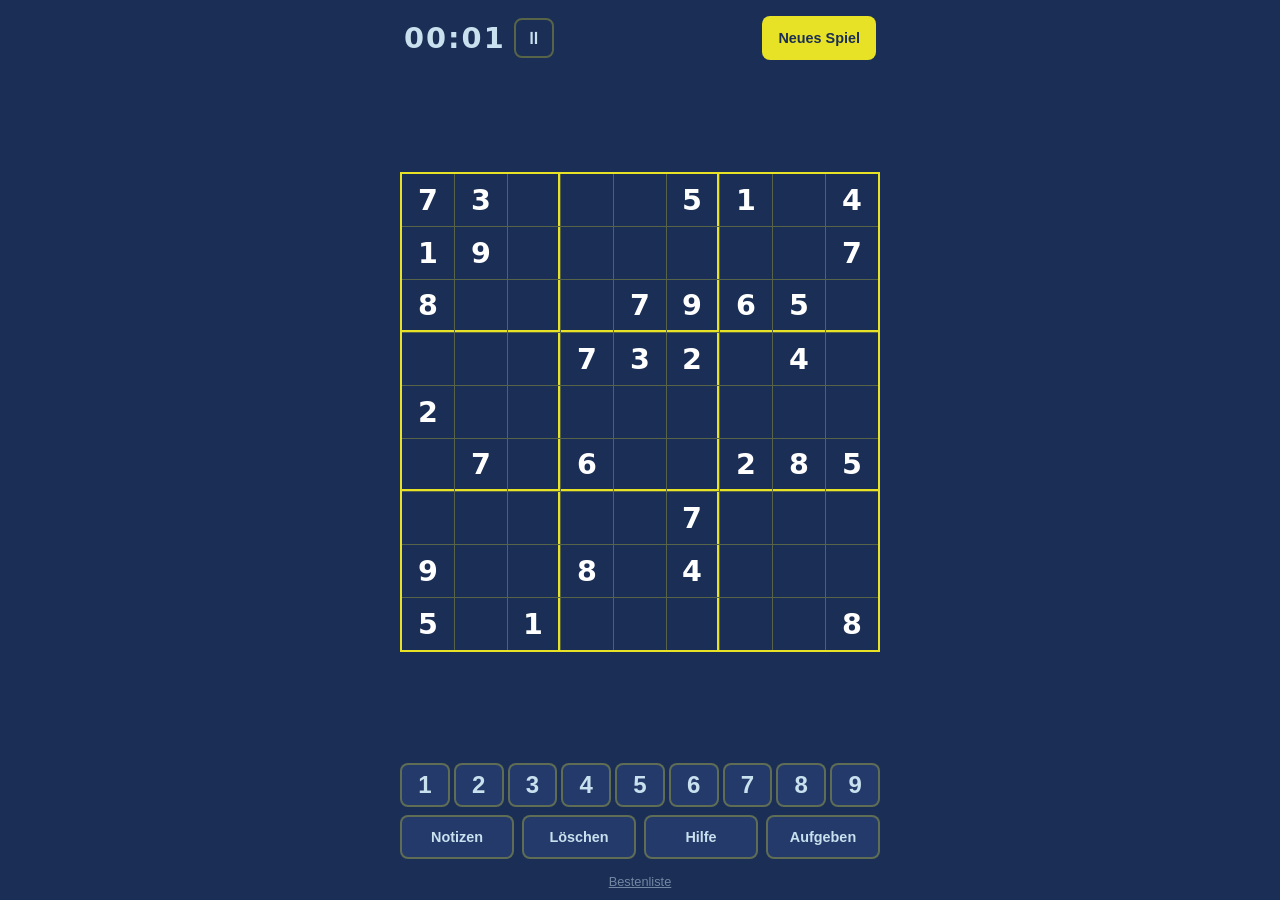
<file: index.html>
<!DOCTYPE html>
<html lang="de">
<head>
  <meta charset="UTF-8">
  <meta name="viewport" content="width=device-width, initial-scale=1.0, maximum-scale=1.0, user-scalable=no">
  <meta name="theme-color" content="#1A2E56">
  <meta name="apple-mobile-web-app-capable" content="yes">
  <meta name="apple-mobile-web-app-status-bar-style" content="black-translucent">
  <title>Sudoku</title>
  <link rel="stylesheet" href="css/style.css">
</head>
<body>
  <!-- Header -->
  <div class="header">
    <div class="timer-group">
      <div id="timer" class="timer">00:00</div>
      <button id="btn-pause" class="btn-pause">⏸</button>
    </div>
    <button id="btn-new-game" class="btn-new-game">Neues Spiel</button>
  </div>

  <!-- Grid -->
  <div class="grid-container">
    <div id="grid" class="grid"></div>
    <div id="pause-overlay" class="pause-overlay">Pause</div>
  </div>

  <!-- Controls -->
  <div class="controls">
    <div class="number-row">
      <button id="num-1" class="num-btn">1</button>
      <button id="num-2" class="num-btn">2</button>
      <button id="num-3" class="num-btn">3</button>
      <button id="num-4" class="num-btn">4</button>
      <button id="num-5" class="num-btn">5</button>
      <button id="num-6" class="num-btn">6</button>
      <button id="num-7" class="num-btn">7</button>
      <button id="num-8" class="num-btn">8</button>
      <button id="num-9" class="num-btn">9</button>
    </div>
    <div class="action-row">
      <button id="btn-notes" class="action-btn">Notizen</button>
      <button id="btn-erase" class="action-btn">Löschen</button>
      <button id="btn-hint" class="action-btn">Hilfe</button>
      <button id="btn-check" class="action-btn">Aufgeben</button>
    </div>
  </div>

  <!-- Ranking toggle -->
  <div class="ranking-toggle">
    <button id="ranking-toggle-btn">Bestenliste</button>
  </div>

  <!-- Ranking panel -->
  <div id="ranking-backdrop" class="ranking-backdrop"></div>
  <div id="ranking-panel" class="ranking-panel">
    <div class="ranking-header">
      <h3>Top 10</h3>
      <button id="ranking-close-btn" class="ranking-close">&times;</button>
    </div>
    <ul id="ranking-list" class="ranking-list"></ul>
  </div>

  <!-- Completion overlay -->
  <div id="overlay" class="overlay">
    <div class="overlay-content">
      <h2>Gelöst!</h2>
      <div id="overlay-time" class="time-display">00:00</div>
      <div id="overlay-rank" class="rank-info"></div>
      <button id="btn-play-again" class="btn-play-again">Nächstes Spiel</button>
    </div>
  </div>

  <!-- Loading screen -->
  <div id="loading" class="loading">
    <div class="loading-spinner"></div>
    <div class="loading-text">Generiere Sudoku…</div>
  </div>

  <script type="module" src="js/main.js"></script>
</body>
</html>
</file>
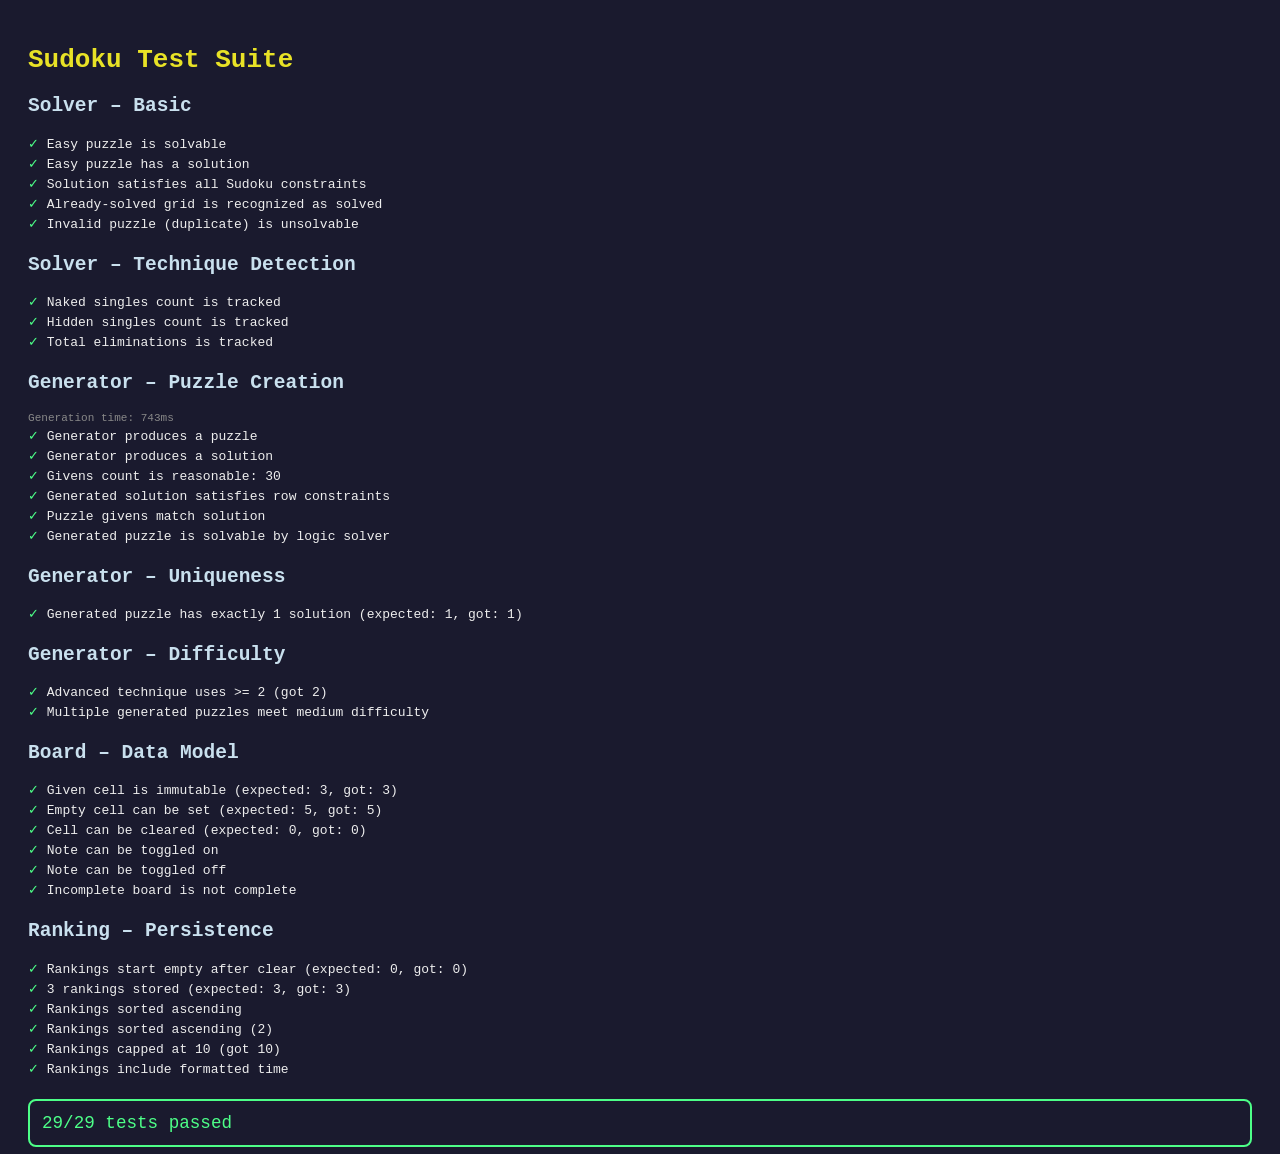
<file: tests/test-runner.html>
<!DOCTYPE html>
<html lang="de">
<head>
  <meta charset="UTF-8">
  <meta name="viewport" content="width=device-width, initial-scale=1.0">
  <title>Sudoku Tests</title>
  <style>
    body { font-family: monospace; background: #1a1a2e; color: #eee; padding: 20px; }
    h1 { color: #E8E226; }
    h2 { color: #C9E0EE; margin-top: 20px; }
    .pass { color: #4dff88; }
    .fail { color: #ff4d4d; }
    .summary { margin-top: 20px; padding: 12px; border: 2px solid; border-radius: 8px; font-size: 1.1rem; }
    .summary.all-pass { border-color: #4dff88; color: #4dff88; }
    .summary.has-fail { border-color: #ff4d4d; color: #ff4d4d; }
    .test-line { padding: 2px 0; }
    .duration { color: #888; font-size: 0.85em; }
  </style>
</head>
<body>
  <h1>Sudoku Test Suite</h1>
  <div id="output"></div>
  <div id="summary"></div>

  <script type="module">
    const output = document.getElementById('output');
    const summaryEl = document.getElementById('summary');
    let passed = 0, failed = 0, currentGroup = '';

    function group(name) {
      currentGroup = name;
      const h = document.createElement('h2');
      h.textContent = name;
      output.appendChild(h);
    }

    function assert(condition, message) {
      const div = document.createElement('div');
      div.className = 'test-line';
      if (condition) {
        passed++;
        div.innerHTML = `<span class="pass">✓</span> ${message}`;
      } else {
        failed++;
        div.innerHTML = `<span class="fail">✗</span> ${message}`;
        console.error(`FAIL: ${currentGroup} > ${message}`);
      }
      output.appendChild(div);
    }

    function assertEqual(actual, expected, message) {
      const eq = actual === expected;
      assert(eq, `${message} (expected: ${expected}, got: ${actual})`);
    }

    function showSummary() {
      const total = passed + failed;
      summaryEl.className = `summary ${failed === 0 ? 'all-pass' : 'has-fail'}`;
      summaryEl.textContent = `${passed}/${total} tests passed${failed > 0 ? `, ${failed} failed` : ''}`;
    }

    // Import modules
    const { solvePuzzle, analyzeDifficulty, isMediumDifficulty } = await import('../js/solver.js');
    const { generatePuzzle, countSolutions } = await import('../js/generator.js');
    const { createBoard } = await import('../js/board.js');
    const { getRankings, addRanking, clearRankings } = await import('../js/ranking.js');

    // --- Solver Tests ---
    group('Solver – Basic');

    // Known easy puzzle (solvable with singles only)
    const easyPuzzle = [
      [5,3,0,0,7,0,0,0,0],
      [6,0,0,1,9,5,0,0,0],
      [0,9,8,0,0,0,0,6,0],
      [8,0,0,0,6,0,0,0,3],
      [4,0,0,8,0,3,0,0,1],
      [7,0,0,0,2,0,0,0,6],
      [0,6,0,0,0,0,2,8,0],
      [0,0,0,4,1,9,0,0,5],
      [0,0,0,0,8,0,0,7,9]
    ];
    const easyResult = solvePuzzle(easyPuzzle);
    assert(easyResult.solved, 'Easy puzzle is solvable');
    assert(easyResult.solution !== null, 'Easy puzzle has a solution');

    // Verify solution is valid
    if (easyResult.solution) {
      let valid = true;
      for (let r = 0; r < 9; r++) {
        const rowSet = new Set(easyResult.solution[r]);
        if (rowSet.size !== 9) valid = false;
      }
      for (let c = 0; c < 9; c++) {
        const colSet = new Set();
        for (let r = 0; r < 9; r++) colSet.add(easyResult.solution[r][c]);
        if (colSet.size !== 9) valid = false;
      }
      assert(valid, 'Solution satisfies all Sudoku constraints');
    }

    // Already solved grid
    const solvedGrid = easyResult.solution;
    if (solvedGrid) {
      const solvedResult = solvePuzzle(solvedGrid);
      assert(solvedResult.solved, 'Already-solved grid is recognized as solved');
    }

    // Invalid puzzle (duplicate in row)
    const invalidPuzzle = [
      [5,5,0,0,7,0,0,0,0],
      [6,0,0,1,9,5,0,0,0],
      [0,9,8,0,0,0,0,6,0],
      [8,0,0,0,6,0,0,0,3],
      [4,0,0,8,0,3,0,0,1],
      [7,0,0,0,2,0,0,0,6],
      [0,6,0,0,0,0,2,8,0],
      [0,0,0,4,1,9,0,0,5],
      [0,0,0,0,8,0,0,7,9]
    ];
    const invalidResult = solvePuzzle(invalidPuzzle);
    assert(!invalidResult.solved, 'Invalid puzzle (duplicate) is unsolvable');

    group('Solver – Technique Detection');
    if (easyResult.log.length > 0) {
      const metrics = analyzeDifficulty(easyResult.log);
      assert(metrics.nakedSingles >= 0, 'Naked singles count is tracked');
      assert(metrics.hiddenSingles >= 0, 'Hidden singles count is tracked');
      assert(typeof metrics.totalEliminations === 'number', 'Total eliminations is tracked');
    }

    // --- Generator Tests ---
    group('Generator – Puzzle Creation');

    const startGen = performance.now();
    const gen = generatePuzzle();
    const genTime = performance.now() - startGen;
    const timeDiv = document.createElement('div');
    timeDiv.className = 'test-line duration';
    timeDiv.textContent = `Generation time: ${Math.round(genTime)}ms`;
    output.appendChild(timeDiv);

    assert(gen.puzzle !== null, 'Generator produces a puzzle');
    assert(gen.solution !== null, 'Generator produces a solution');

    // Count givens
    let givens = 0;
    for (let r = 0; r < 9; r++) {
      for (let c = 0; c < 9; c++) {
        if (gen.puzzle[r][c] !== 0) givens++;
      }
    }
    assert(givens >= 30 && givens <= 50, `Givens count is reasonable: ${givens}`);

    // Verify solution validity
    let solValid = true;
    for (let r = 0; r < 9 && solValid; r++) {
      const s = new Set(gen.solution[r]);
      if (s.size !== 9) solValid = false;
    }
    assert(solValid, 'Generated solution satisfies row constraints');

    // Verify puzzle matches solution for givens
    let matchesOk = true;
    for (let r = 0; r < 9; r++) {
      for (let c = 0; c < 9; c++) {
        if (gen.puzzle[r][c] !== 0 && gen.puzzle[r][c] !== gen.solution[r][c]) {
          matchesOk = false;
        }
      }
    }
    assert(matchesOk, 'Puzzle givens match solution');

    // Verify solvable by logic solver
    const recheck = solvePuzzle(gen.puzzle);
    assert(recheck.solved, 'Generated puzzle is solvable by logic solver');

    group('Generator – Uniqueness');
    const solCount = countSolutions(gen.puzzle);
    assertEqual(solCount, 1, 'Generated puzzle has exactly 1 solution');

    group('Generator – Difficulty');
    if (gen.difficulty) {
      assert(gen.difficulty.advancedTechniqueUses >= 2,
        `Advanced technique uses >= 2 (got ${gen.difficulty.advancedTechniqueUses})`);
    }

    // Generate a few more and check consistency
    let difficultyConsistent = true;
    for (let i = 0; i < 3; i++) {
      const g = generatePuzzle();
      const r = solvePuzzle(g.puzzle);
      if (!r.solved) { difficultyConsistent = false; break; }
      if (!isMediumDifficulty(r.log) && !g.fallback) { difficultyConsistent = false; break; }
    }
    assert(difficultyConsistent, 'Multiple generated puzzles meet medium difficulty');

    // --- Board Tests ---
    group('Board – Data Model');

    const board = createBoard(gen.puzzle, gen.solution);

    // Given cells are immutable
    const givenCell = (() => {
      for (let r = 0; r < 9; r++)
        for (let c = 0; c < 9; c++)
          if (gen.puzzle[r][c] !== 0) return [r, c];
    })();
    if (givenCell) {
      const [gr, gc] = givenCell;
      const origVal = board.getCell(gr, gc).value;
      board.setCell(gr, gc, origVal === 1 ? 2 : 1);
      assertEqual(board.getCell(gr, gc).value, origVal, 'Given cell is immutable');
    }

    // Empty cell can be set
    const emptyCell = (() => {
      for (let r = 0; r < 9; r++)
        for (let c = 0; c < 9; c++)
          if (gen.puzzle[r][c] === 0) return [r, c];
    })();
    if (emptyCell) {
      const [er, ec] = emptyCell;
      board.setCell(er, ec, 5);
      assertEqual(board.getCell(er, ec).value, 5, 'Empty cell can be set');
      board.clearCell(er, ec);
      assertEqual(board.getCell(er, ec).value, 0, 'Cell can be cleared');
    }

    // Notes
    if (emptyCell) {
      const [er, ec] = emptyCell;
      board.toggleNote(er, ec, 3);
      assert(board.getCell(er, ec).notes.has(3), 'Note can be toggled on');
      board.toggleNote(er, ec, 3);
      assert(!board.getCell(er, ec).notes.has(3), 'Note can be toggled off');
    }

    // Completion
    assert(!board.isComplete(), 'Incomplete board is not complete');

    // --- Ranking Tests ---
    group('Ranking – Persistence');

    clearRankings();
    assertEqual(getRankings().length, 0, 'Rankings start empty after clear');

    addRanking({ time: 120000, date: '26.03.2026' });
    addRanking({ time: 90000, date: '26.03.2026' });
    addRanking({ time: 150000, date: '26.03.2026' });

    const ranks = getRankings();
    assertEqual(ranks.length, 3, '3 rankings stored');
    assert(ranks[0].time <= ranks[1].time, 'Rankings sorted ascending');
    assert(ranks[1].time <= ranks[2].time, 'Rankings sorted ascending (2)');

    // Top 10 cap
    for (let i = 0; i < 10; i++) {
      addRanking({ time: 60000 + i * 1000, date: '26.03.2026' });
    }
    const capped = getRankings();
    assert(capped.length <= 10, `Rankings capped at 10 (got ${capped.length})`);

    // Formatted time
    assert(capped[0].formattedTime !== undefined, 'Rankings include formatted time');

    clearRankings();

    // --- Summary ---
    showSummary();
  </script>
</body>
</html>
</file>
<file: css/style.css>
/* style.css – Mobile-first Sudoku (9:16 optimized) */

:root {
  --bg: #1A2E56;
  --bg-light: #243a6a;
  --grid-line: #E8E226;
  --grid-line-dim: rgba(232, 226, 38, 0.3);
  --number: #C9E0EE;
  --number-dim: rgba(201, 224, 238, 0.5);
  --given: #ffffff;
  --highlight: rgba(232, 226, 38, 0.12);
  --highlight-strong: rgba(232, 226, 38, 0.25);
  --error: #ff4d4d;
  --success: #4dff88;
  --note-color: rgba(201, 224, 238, 0.6);
  --cell-size: min(calc((100vw - 24px) / 9), 7dvh);
}

*, *::before, *::after {
  box-sizing: border-box;
  margin: 0;
  padding: 0;
}

html, body {
  height: 100%;
  overflow: hidden;
  background: var(--bg);
  color: var(--number);
  font-family: 'Segoe UI', system-ui, -apple-system, sans-serif;
  -webkit-tap-highlight-color: transparent;
  user-select: none;
  -webkit-user-select: none;
}

body {
  display: flex;
  flex-direction: column;
  align-items: center;
  max-width: 500px;
  margin: 0 auto;
  padding: 8px 10px;
  height: 100dvh;
}

/* Header */
.header {
  display: flex;
  justify-content: space-between;
  align-items: center;
  width: 100%;
  padding: 8px 4px;
  flex-shrink: 0;
}

.timer-group {
  display: flex;
  align-items: center;
  gap: 8px;
}

.timer {
  font-size: 1.5rem;
  font-weight: 700;
  font-variant-numeric: tabular-nums;
  color: var(--number);
  letter-spacing: 2px;
}

.btn-pause {
  background: none;
  border: 2px solid var(--grid-line-dim);
  border-radius: 8px;
  color: var(--number);
  font-size: 1.1rem;
  cursor: pointer;
  touch-action: manipulation;
  min-width: 40px;
  min-height: 40px;
  display: flex;
  align-items: center;
  justify-content: center;
}

.btn-pause:active {
  background: var(--highlight-strong);
}

.btn-new-game {
  background: var(--grid-line);
  color: var(--bg);
  border: none;
  border-radius: 8px;
  padding: 8px 16px;
  font-size: 0.9rem;
  font-weight: 700;
  cursor: pointer;
  touch-action: manipulation;
  min-height: 44px;
}

.btn-new-game:active {
  opacity: 0.8;
  transform: scale(0.96);
}

/* Grid */
.grid-container {
  display: flex;
  justify-content: center;
  align-items: center;
  flex: 1;
  width: 100%;
  min-height: 0;
  padding: 8px 0;
  position: relative;
}

.pause-overlay {
  display: none;
  position: absolute;
  top: 0; left: 0; right: 0; bottom: 0;
  background: var(--bg);
  z-index: 10;
  align-items: center;
  justify-content: center;
  font-size: 1.2rem;
  color: var(--number-dim);
  font-weight: 600;
}

.pause-overlay.visible {
  display: flex;
}

.grid {
  display: grid;
  grid-template-columns: repeat(9, var(--cell-size));
  grid-template-rows: repeat(9, var(--cell-size));
  border: 2.5px solid var(--grid-line);
  background: var(--grid-line-dim);
  gap: 1px;
}

.cell {
  background: var(--bg);
  display: flex;
  align-items: center;
  justify-content: center;
  font-size: calc(var(--cell-size) * 0.55);
  font-weight: 600;
  color: var(--number);
  cursor: pointer;
  position: relative;
  touch-action: manipulation;
  transition: background 0.1s;
}

/* Box borders – thicker lines every 3 cells */
.cell[data-col="2"],
.cell[data-col="5"] {
  border-right: 2px solid var(--grid-line);
}

.cell[data-row="2"],
.cell[data-row="5"] {
  border-bottom: 2px solid var(--grid-line);
}

/* Cell states */
.cell.player-value {
  color: var(--number);
  font-weight: 400;
}

.cell.given {
  color: var(--given);
  font-weight: 700;
}

.cell.selected {
  background: var(--highlight-strong);
}

.cell.highlighted {
  background: var(--highlight);
}

.cell.same-value {
  background: var(--highlight-strong);
}

.cell.error {
  color: var(--error);
}

/* Red cross overlay for wrong cells on game end */
.cell.wrong::after {
  content: '✕';
  position: absolute;
  top: 50%;
  left: 50%;
  transform: translate(-50%, -50%);
  font-size: calc(var(--cell-size) * 0.7);
  font-weight: 700;
  color: var(--error);
  opacity: 0.85;
  pointer-events: none;
  line-height: 1;
}

/* Notes (pencil marks) */
.cell .notes-grid {
  display: grid;
  grid-template-columns: repeat(3, 1fr);
  grid-template-rows: repeat(3, 1fr);
  width: 100%;
  height: 100%;
  position: absolute;
  top: 0;
  left: 0;
}

.cell .notes-grid .note {
  display: flex;
  align-items: center;
  justify-content: center;
  font-size: calc(var(--cell-size) * 0.22);
  color: var(--note-color);
  font-weight: 400;
}

/* Controls */
.controls {
  flex-shrink: 0;
  width: 100%;
  padding: 8px 0;
}

.number-row {
  display: flex;
  justify-content: center;
  gap: 4px;
  margin-bottom: 8px;
}

.num-btn {
  width: calc((100% - 32px) / 9);
  min-width: 32px;
  min-height: 44px;
  max-height: 52px;
  border: 2px solid var(--grid-line-dim);
  border-radius: 8px;
  background: var(--bg-light);
  color: var(--number);
  font-size: 1.3rem;
  font-weight: 700;
  cursor: pointer;
  touch-action: manipulation;
  display: flex;
  align-items: center;
  justify-content: center;
  transition: background 0.1s, transform 0.1s;
}

.num-btn:active {
  background: var(--grid-line);
  color: var(--bg);
  transform: scale(0.93);
}

.num-btn.completed {
  opacity: 0.3;
  pointer-events: none;
}

.action-row {
  display: flex;
  justify-content: center;
  gap: 8px;
}

.action-btn {
  flex: 1;
  max-width: 160px;
  min-height: 44px;
  border: 2px solid var(--grid-line-dim);
  border-radius: 8px;
  background: var(--bg-light);
  color: var(--number);
  font-size: 0.9rem;
  font-weight: 600;
  cursor: pointer;
  touch-action: manipulation;
  transition: background 0.1s;
}

.action-btn:active {
  background: var(--highlight-strong);
}

.action-btn.active {
  background: var(--grid-line);
  color: var(--bg);
  border-color: var(--grid-line);
}

/* Overlay */
.overlay {
  position: fixed;
  top: 0; left: 0; right: 0; bottom: 0;
  background: rgba(0, 0, 0, 0.85);
  display: none;
  flex-direction: column;
  align-items: center;
  justify-content: center;
  z-index: 100;
  padding: 20px;
}

.overlay.visible {
  display: flex;
}

.overlay-content {
  background: var(--bg-light);
  border: 2px solid var(--grid-line);
  border-radius: 16px;
  padding: 32px 24px;
  text-align: center;
  max-width: 340px;
  width: 100%;
}

.overlay-content h2 {
  color: var(--grid-line);
  font-size: 1.5rem;
  margin-bottom: 16px;
}

.overlay-content .time-display {
  font-size: 2.5rem;
  font-weight: 700;
  color: var(--number);
  margin-bottom: 8px;
  font-variant-numeric: tabular-nums;
}

.overlay-content .rank-info {
  color: var(--success);
  font-size: 1rem;
  margin-bottom: 20px;
}

.overlay-content .btn-play-again {
  background: var(--grid-line);
  color: var(--bg);
  border: none;
  border-radius: 8px;
  padding: 12px 32px;
  font-size: 1rem;
  font-weight: 700;
  cursor: pointer;
  touch-action: manipulation;
  min-height: 48px;
}

/* Ranking panel */
.ranking-toggle {
  width: 100%;
  text-align: center;
  padding: 4px 0 2px;
  flex-shrink: 0;
}

.ranking-toggle button {
  background: none;
  border: none;
  color: var(--number-dim);
  font-size: 0.8rem;
  cursor: pointer;
  text-decoration: underline;
  touch-action: manipulation;
}

.ranking-backdrop {
  display: none;
  position: fixed;
  top: 0; left: 0; right: 0; bottom: 0;
  background: rgba(0, 0, 0, 0.5);
  z-index: 49;
}

.ranking-backdrop.visible {
  display: block;
}

.ranking-panel {
  display: none;
  position: fixed;
  bottom: 0;
  left: 0;
  right: 0;
  background: var(--bg-light);
  border-top: 2px solid var(--grid-line);
  border-radius: 16px 16px 0 0;
  padding: 16px 20px 24px;
  z-index: 50;
  max-height: 60dvh;
  overflow-y: auto;
}

.ranking-panel.visible {
  display: block;
}

.ranking-header {
  display: flex;
  justify-content: center;
  align-items: center;
  position: relative;
  margin-bottom: 8px;
}

.ranking-header h3 {
  color: var(--grid-line);
  font-size: 1rem;
}

.ranking-close {
  position: absolute;
  right: 0;
  background: none;
  border: none;
  color: var(--number);
  font-size: 1.5rem;
  cursor: pointer;
  touch-action: manipulation;
  min-width: 44px;
  min-height: 44px;
  display: flex;
  align-items: center;
  justify-content: center;
}

.ranking-list {
  list-style: none;
  font-size: 0.85rem;
}

.ranking-list li {
  display: flex;
  justify-content: space-between;
  padding: 4px 8px;
  border-bottom: 1px solid var(--grid-line-dim);
}

.ranking-list li .rank-num {
  color: var(--grid-line);
  font-weight: 700;
  width: 24px;
}

.ranking-list li .rank-time {
  font-variant-numeric: tabular-nums;
  font-weight: 600;
}

.ranking-list li .rank-date {
  color: var(--number-dim);
  font-size: 0.75rem;
}

/* Loading */
.loading {
  display: none;
  position: fixed;
  top: 0; left: 0; right: 0; bottom: 0;
  background: var(--bg);
  z-index: 200;
  flex-direction: column;
  align-items: center;
  justify-content: center;
}

.loading.visible {
  display: flex;
}

.loading-text {
  color: var(--grid-line);
  font-size: 1.2rem;
  font-weight: 600;
}

.loading-spinner {
  width: 40px;
  height: 40px;
  border: 3px solid var(--grid-line-dim);
  border-top-color: var(--grid-line);
  border-radius: 50%;
  animation: spin 0.8s linear infinite;
  margin-bottom: 16px;
}

@keyframes spin {
  to { transform: rotate(360deg); }
}

/* Responsive – larger screens */
@media (min-width: 500px) {
  :root {
    --cell-size: min(50px, calc((100dvh - 260px) / 9));
  }
}

@media (min-width: 768px) {
  :root {
    --cell-size: 52px;
  }

  .timer {
    font-size: 1.8rem;
  }

  .num-btn {
    font-size: 1.5rem;
  }
}
</file>
